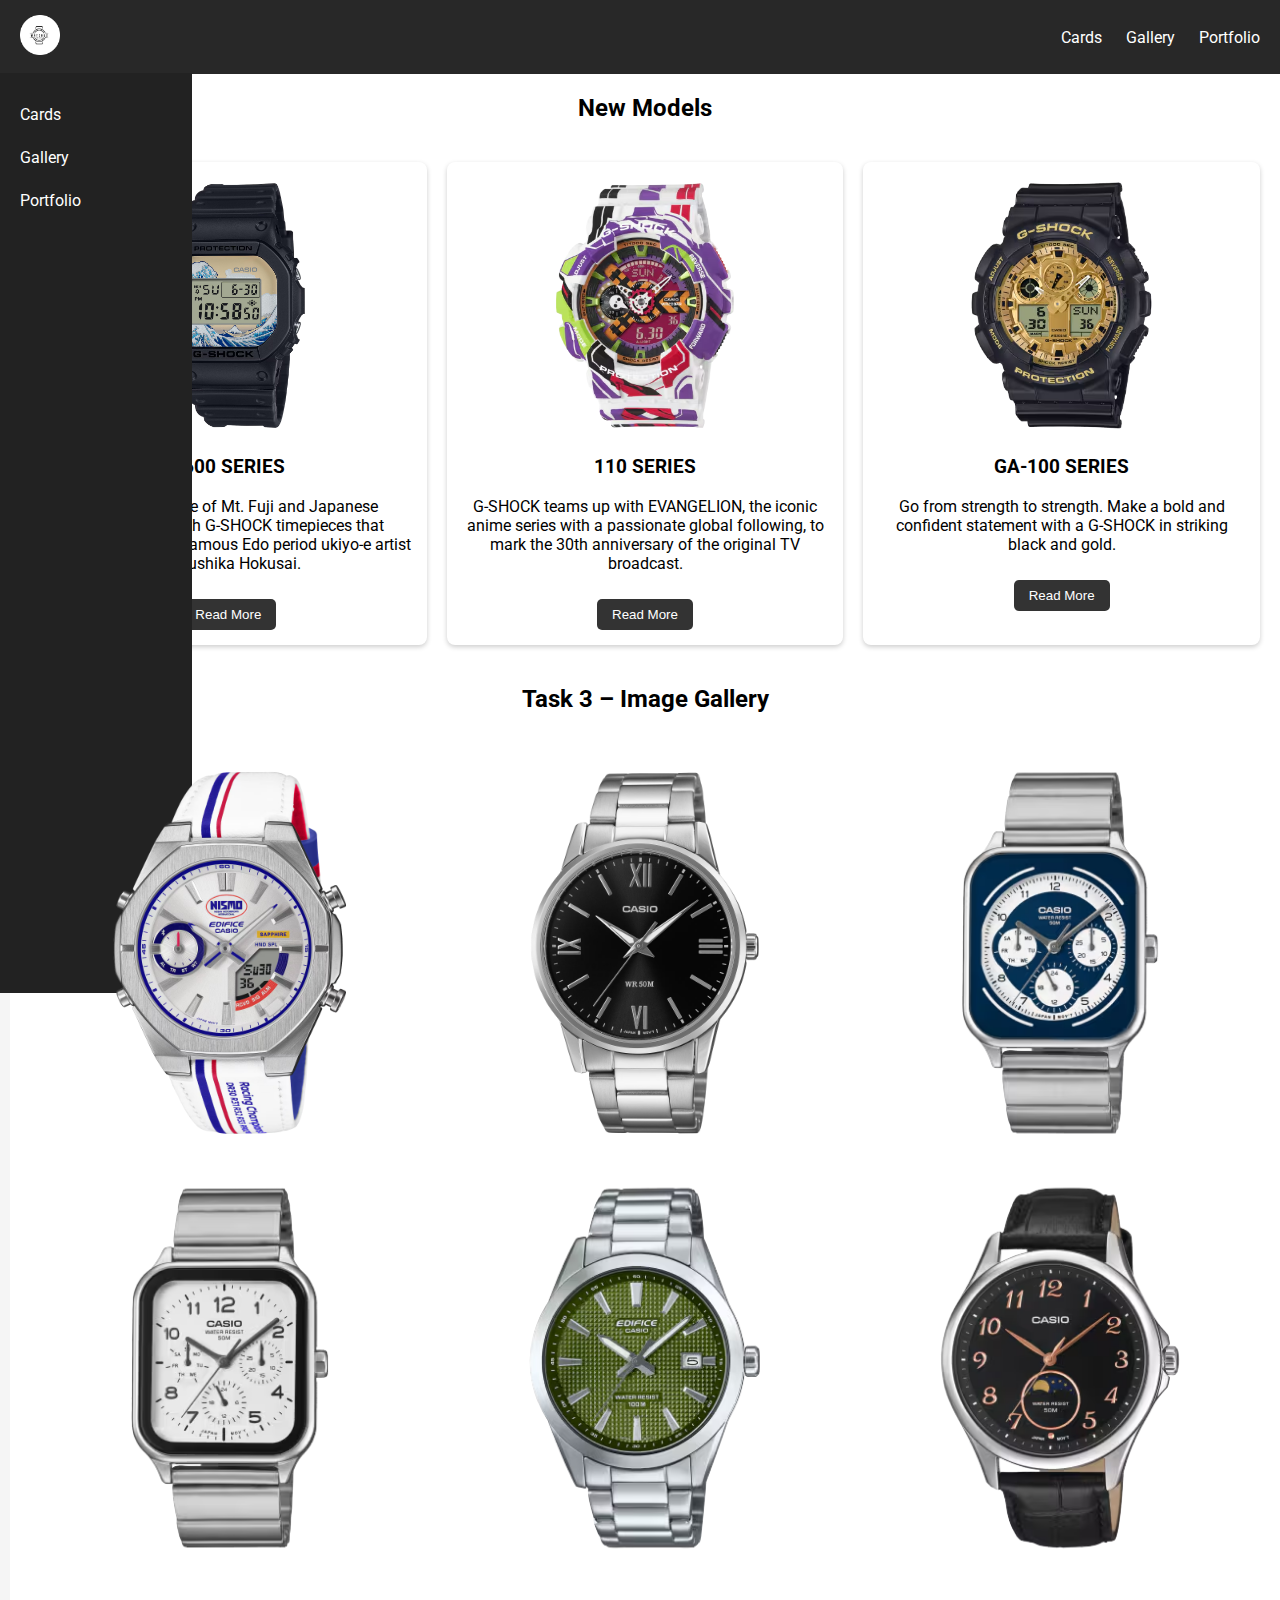
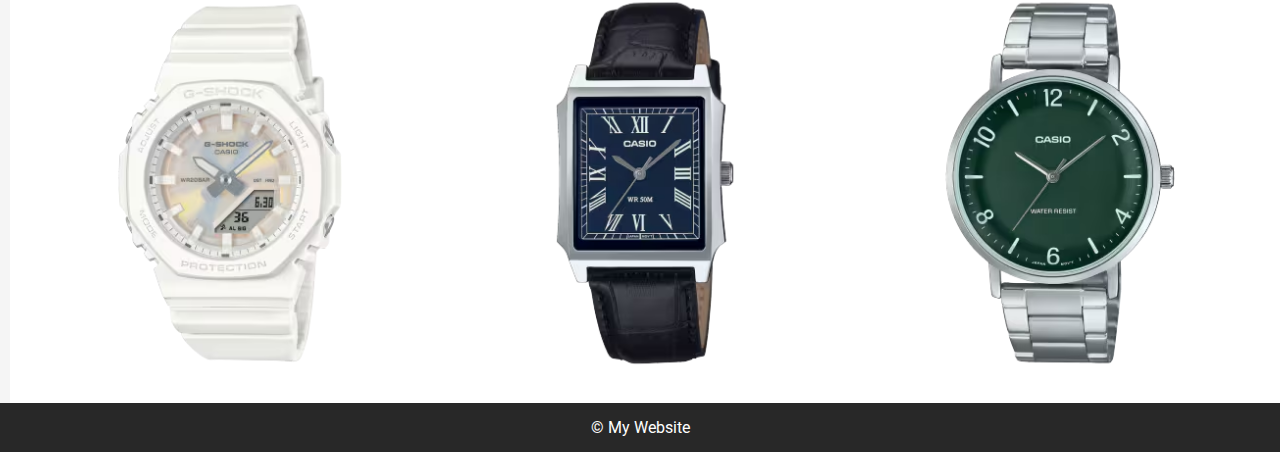
<file: index.html>
<!DOCTYPE html>
<html lang="en">
<head>
    <meta charset="UTF-8">
    <title>Casio "Assignment 3"</title>
    <link rel="stylesheet" href="styles.css">
    <link rel="preconnect" href="https://fonts.googleapis.com">
    <link rel="preconnect" href="https://fonts.gstatic.com" crossorigin>
    <link href="https://fonts.googleapis.com/css2?family=Alan+Sans:wght@300..900&family=Roboto:ital,wght@0,100..900;1,100..900&family=Source+Code+Pro:ital,wght@0,200..900;1,200..900&display=swap" rel="stylesheet">
</head>
<body>

    <!-- Task 2: Grid Layout -->
    <section id="grid-layout">
        <div class="grid-container">
            <header class="navbar">
                <div class="logo"><img src="logo.png" alt="logo"></div>
                <nav class="nav-links">
                    <a href="#cards">Cards</a>
                    <a href="#gallery">Gallery</a>
                    <a href="portfolio.html">Portfolio</a>
                </nav>
            </header>
            <aside class="sidebar">
                <a href="index.html#cards">Cards</a>
                <a href="index.html#gallery">Gallery</a>
                <a href="portfolio.html">Portfolio</a>
            </aside>
            <main class="grid-main">
                <h2 style="text-align:center; margin:20px 0;">New Models</h2>

                <section id="cards" class="card-container">
                    <div class="card">
                        <img src="card1.avif" alt="Card 1">
                        <h3>5600 SERIES</h3>
                        <p>Indulge your awe of Mt. Fuji and Japanese masterpieces with G-SHOCK timepieces that celebrate the world-famous Edo period ukiyo-e artist Katsushika Hokusai. </p>
                        <button>Read More</button>
                    </div>
                    <div class="card">
                        <img src="card2.avif" alt="Card 2">
                        <h3>110 SERIES</h3>
                        <p>G-SHOCK teams up with EVANGELION, the iconic anime series with a passionate global following, to mark the 30th anniversary of the original TV broadcast. </p>
                        <button>Read More</button>
                    </div>
                    <div class="card">
                        <img src="card3.avif" alt="Card 3">
                        <h3>GA-100 SERIES</h3>
                        <p>Go from strength to strength. Make a bold and confident statement with a G-SHOCK in striking black and gold.</p>
                        <button>Read More</button>
                    </div>
                </section>

                <section id="gallery">
                    <h2 style="text-align:center; margin:20px 0;">Task 3 – Image Gallery</h2>
                    <div class="gallery">
                        <div class="gallery-item">
                            <img src="Casio1.avif" alt="img1">
                            <div class="caption">ECB-S10NIS-7A</div>
                        </div>
                        <div class="gallery-item">
                            <img src="casio2.avif" alt="img2">
                            <div class="caption">MTP-1303DD-1AV</div>
                        </div>
                        <div class="gallery-item">
                            <img src="casio3.avif" alt="img3">
                            <div class="caption">MTP-M307D-2BV</div>
                        </div>
                        <div class="gallery-item">
                            <img src="casio 4.avif" alt="img4">
                            <div class="caption">MTP-M306D-7AV</div>
                        </div>
                        <div class="gallery-item">
                            <img src="casio5.avif" alt="img5">
                            <div class="caption">EFV-160D-3AV</div>
                        </div>
                        <div class="gallery-item">
                            <img src="casio6.avif" alt="img6">
                            <div class="caption">MTP-M110L-1AV</div>
                        </div>
                        <div class="gallery-item">
                            <img src="casio7.avif" alt="img7">
                            <div class="caption">GMA-P2100PC-7A</div>
                        </div>
                        <div class="gallery-item">
                            <img src="casio8.avif" alt="img8">
                            <div class="caption">MTP-B190L-2BV</div>
                        </div>
                        <div class="gallery-item">
                            <img src="casio9.avif" alt="img9">
                            <div class="caption">MTP-VT03D-3B</div>
                        </div>
                    </div>
                </section>

            </main>
            <footer class="grid-footer">
                &copy; My Website
            </footer>
        </div>
    </section>

</body>
</html>
</file>
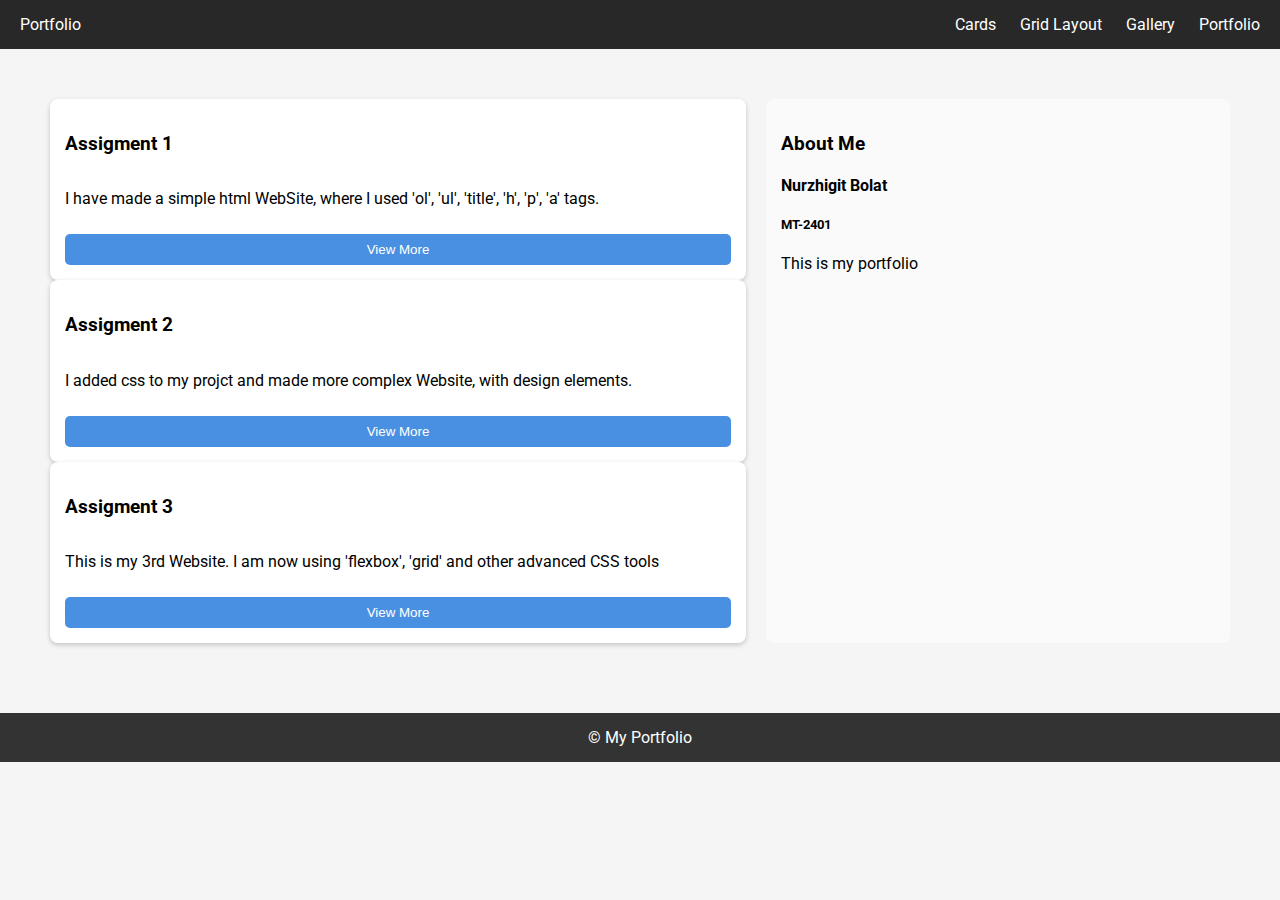
<file: portfolio.html>
<!DOCTYPE html>
<html lang="en">
<head>
    <meta charset="UTF-8">
    <title>Assignment 3 – Portfolio Page</title>
    <link rel="stylesheet" href="styles.css">
    <link rel="preconnect" href="https://fonts.googleapis.com">
    <link rel="preconnect" href="https://fonts.gstatic.com" crossorigin>
    <link href="https://fonts.googleapis.com/css2?family=Alan+Sans:wght@300..900&family=Roboto:ital,wght@0,100..900;1,100..900&family=Source+Code+Pro:ital,wght@0,200..900;1,200..900&display=swap" rel="stylesheet">

</head>
<body>
    <header class="navbar">
        <div class="logo">Portfolio</div>
        <nav class="nav-links">
            <a href="index.html#cards">Cards</a>
            <a href="index.html#grid-layout">Grid Layout</a>
            <a href="index.html#gallery">Gallery</a>
            <a href="portfolio.html">Portfolio</a>
        </nav>
    </header>

    <div class="portfolio-grid">
        <section class="projects">
            <div class="project-card">
            <h3>Assigment 1</h3>
            <p>I have made a simple html WebSite, where I used 'ol', 'ul', 'title', 'h', 'p', 'a' tags.</p>
            <button>View More</button>
            </div>
            <div class="project-card">
            <h3>Assigment 2</h3>
            <p>I added css to my projct and made more complex Website, with design elements.</p>
            <button>View More</button>
            </div>
            <div class="project-card">
            <h3>Assigment 3</h3>
            <p>This is my 3rd Website. I am now using 'flexbox', 'grid' and other advanced CSS tools</p>
            <button>View More</button>
            </div>
        </section>

        <aside class="portfolio-sidebar">
            <h3>About Me</h3>
            <h4>Nurzhigit Bolat</h4>
            <h5>MT-2401</h5>
            <p>This is my portfolio</p>
        </aside>
    </div>

    <footer class="portfolio-footer">
        &copy; My Portfolio
    </footer>

</body>
</html>
</file>
<file: styles.css>
body {
    margin: 0;
    font-family: 'Roboto', sans-serif;
    background: #f5f5f5;
}

.grid-container {
    display: grid;
    grid-template-areas:
    "header header"
    "sidebar main"
    "footer footer";
    grid-template-columns: 1fr 3fr;
    grid-template-rows: auto 1fr auto;
    height: 60vh;
    margin: 0px;
}

.navbar { 
    grid-area: header; 
    display: flex;
    justify-content: space-between;
    align-items: center;
    background: #282828;
    color: white;
    padding: 15px 20px;
    position: sticky;
    top: 0;
}

.logo img{
    height: 40px;   
    width: auto; 
}

.nav-links a {
    color: white;
    margin-left: 20px;
    text-decoration: none;
}

.nav-links a:hover {
    color: #9288FF;
}


.sidebar {
    position: fixed;  
    left: 0;
    width: 15%;
    height: 100%;
    background: #222;
    padding-top: 20px;
    display: flex;
    flex-direction: column;
    margin-top: 73px;
}

.sidebar a {
    color: white;
    padding: 12px 20px;
    text-decoration: none;
    display: block;
}

.sidebar a:hover {
    background: #575757;
}


.grid-main { 
    grid-area: main; 
    background: white; 
    padding: 0px; 
    width: 100%;
}

.card-container {
    display: flex;
    justify-content: space-around;
    gap: 20px;
    padding: 20px;
}

.card {
    grid-area: main;
    background: rgb(255, 255, 255);
    border-radius: 8px;
    box-shadow: 0 2px 5px rgba(0,0,0,0.2);
    padding: 15px;
    flex: 1;
    text-align: center;
    transition: transform 0.3s, box-shadow 0.3s;
}

.card img {
    max-width: 70%;
    border-radius: 5px;
}

.card button {
    margin-top: 10px;
    padding: 8px 15px;
    border: none;
    background: #333;
    color: white;
    border-radius: 5px;
    cursor: pointer;
}


.card:hover {
    transform: scale(1.05);
    box-shadow: 0 4px 10px rgba(0,0,0,0.3);
}

.gallery {
    grid-area: main;
    display: grid;
    grid-template-columns: repeat(3, 400px);
    gap: 15px;
    padding: 20px;
}

.gallery-item {
    position: relative;
}

.gallery-item img {
    width: 400px;
    border-radius: 8px;
    display: block;
}

.caption {
    position: absolute;
    bottom: 0;
    left: 0;
    right: 0;
    background: rgba(0,0,0,0.7);
    color: white;
    text-align: center;
    padding: 10px;
    opacity: 0;
    transition: opacity 0.3s;
    border-radius: 0 0 8px 8px;
}

.gallery-item:hover .caption {
    opacity: 1;
}



.grid-footer { 
    grid-area: footer; 
    background: #282828;
    color: white; 
    text-align: center; 
    padding: 15px; 
}


/* Portfolio */
.portfolio-grid {
    display: grid;
    grid-template-columns: 3fr 2fr;
    gap: 20px;
    padding: 50px;
}

.project-card {
    background: white;
    border-radius: 8px;
    padding: 15px;
    display: flex;
    flex-direction: column;
    justify-content: space-between;
    box-shadow: 0 2px 5px rgba(0,0,0,0.2);
}

.project-card button {
    margin-top: 10px;
    padding: 8px;
    border: none;
    background: #4a90e2;
    color: white;
    border-radius: 5px;
    cursor: pointer;
}

.portfolio-sidebar {
    background: #fafafa;
    padding: 15px;
    border-radius: 8px;
}

.portfolio-footer {
    background: #333;
    color: white;
    text-align: center;
    padding: 15px;
    margin-top: 20px;
}
</file>
